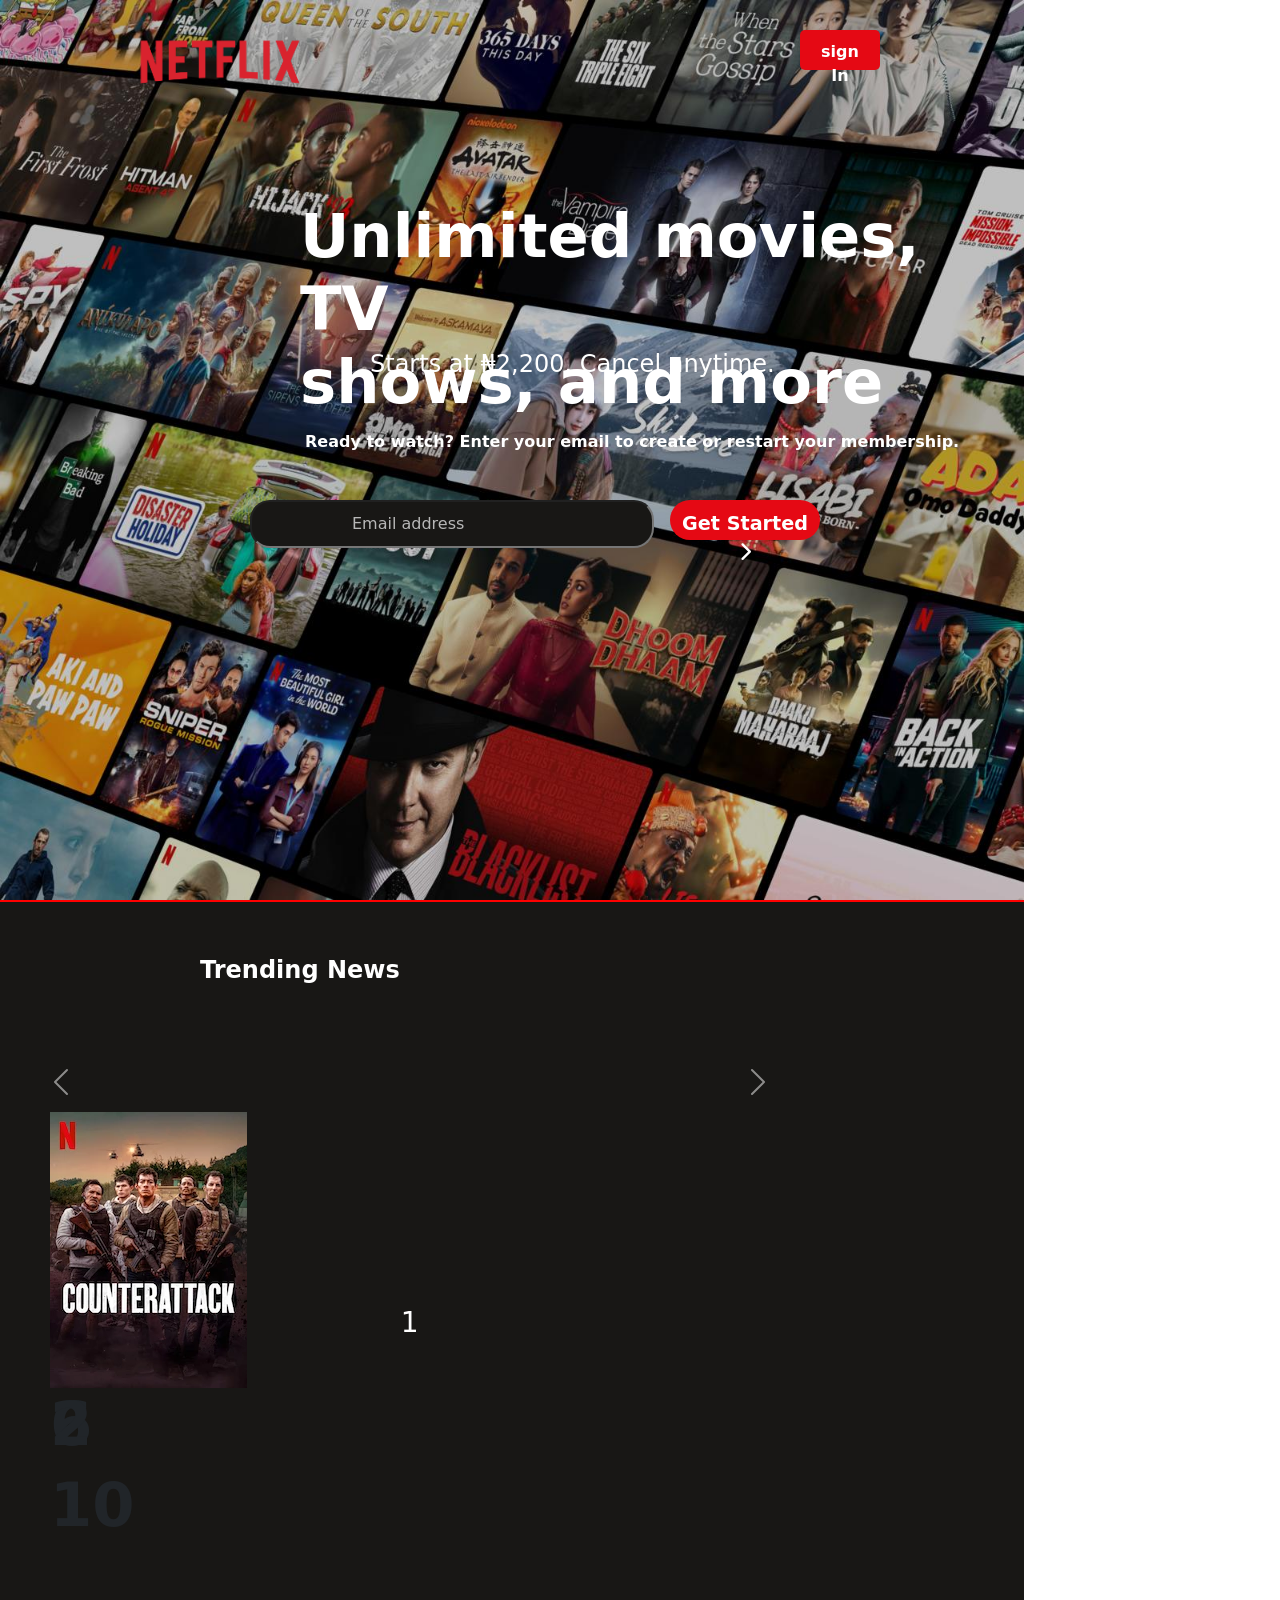
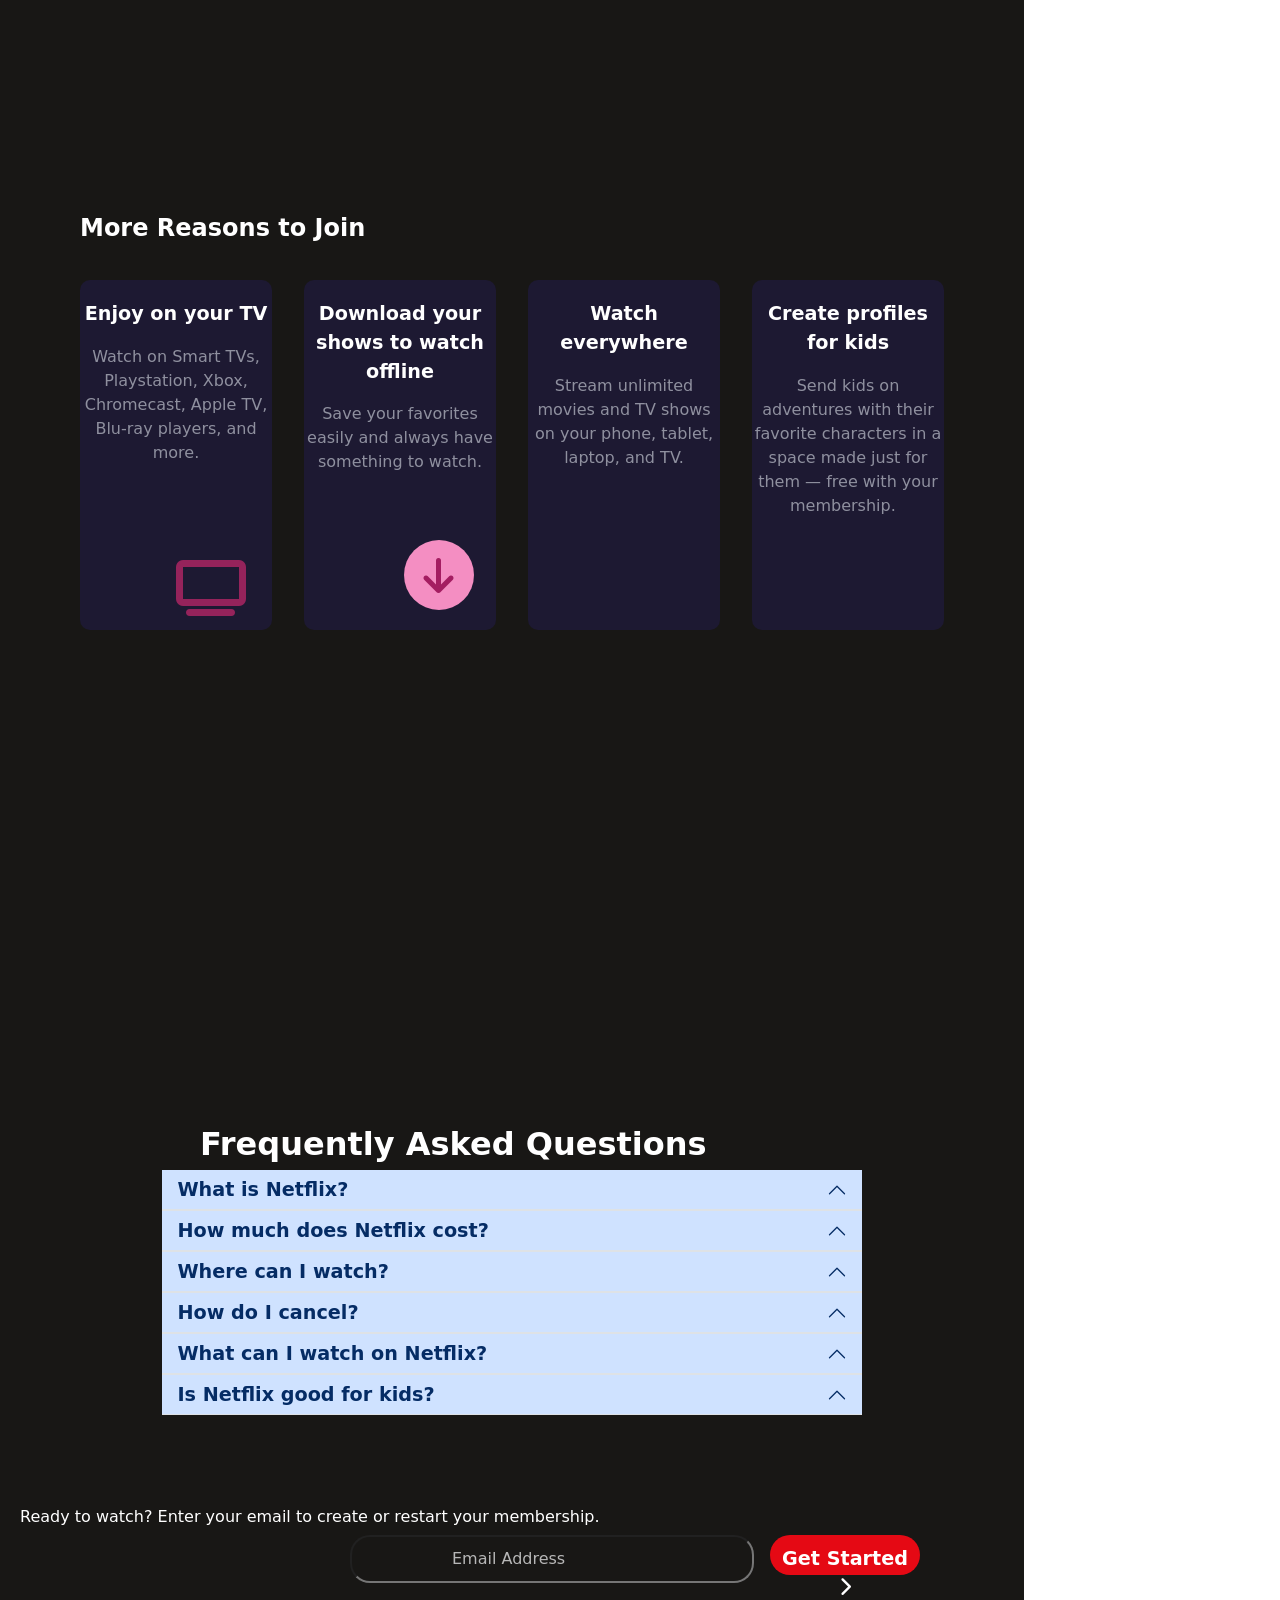
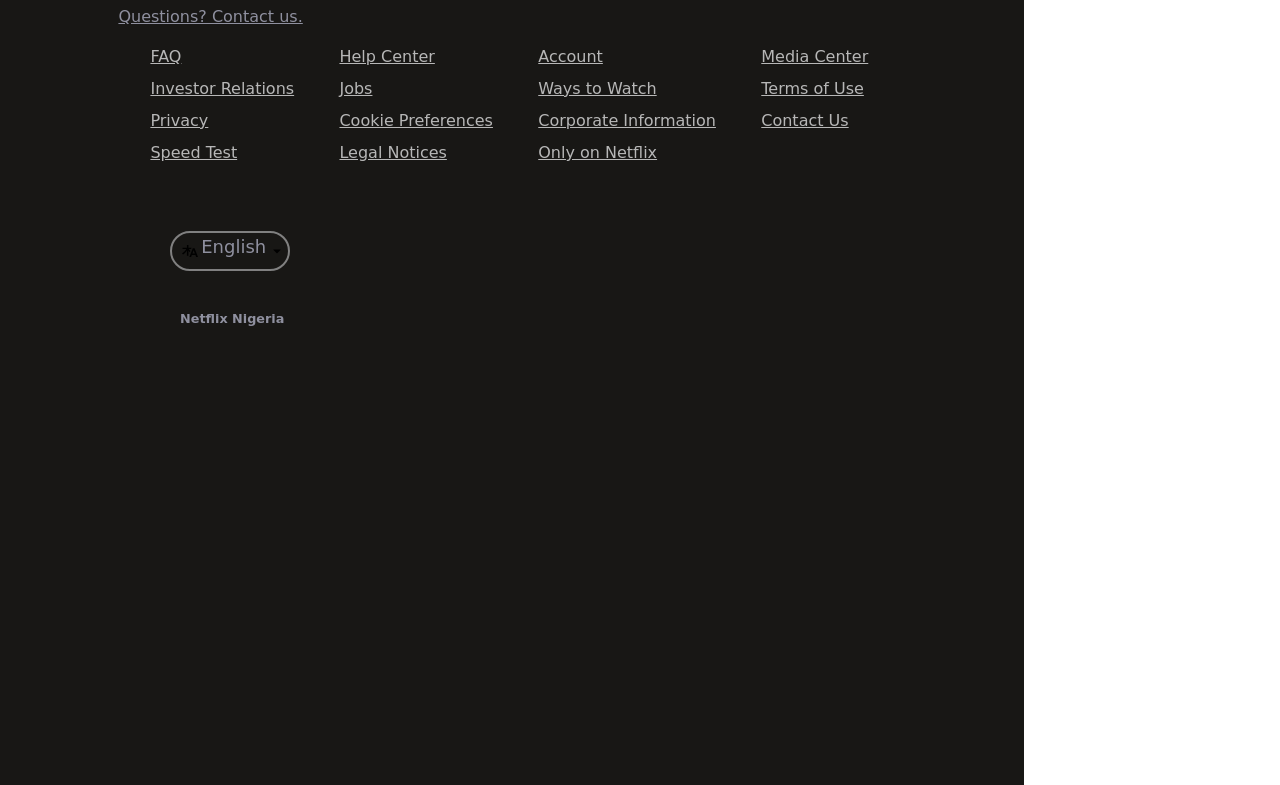
<file: index.html>
<!DOCTYPE html>
<html lang="en">

<head>
  <meta charset="UTF-8">
  <meta name="viewport" content="width=device-width, initial-scale=1.0">
  <title>Document</title>
  <link href="https://cdn.jsdelivr.net/npm/bootstrap@5.3.3/dist/css/bootstrap.min.css" rel="stylesheet"
    integrity="sha384-QWTKZyjpPEjISv5WaRU9OFeRpok6YctnYmDr5pNlyT2bRjXh0JMhjY6hW+ALEwIH" crossorigin="anonymous">
    <link rel="stylesheet" href="./styles.css">
    <link rel="stylesheet" href="https://cdnjs.cloudflare.com/ajax/libs/font-awesome/6.7.2/css/all.min.css"
    integrity="sha512-Evv84Mr4kqVGRNSgIGL/F/aIDqQb7xQ2vcrdIwxfjThSH8CSR7PBEakCr51Ck+w+/U6swU2Im1vVX0SVk9ABhg=="
    crossorigin="anonymous" referrerpolicy="no-referrer" />
    
</head>
<body>
  <div class="hero-page">
    <nav>
      <div class="logo">
        <img src="./images/Netflix_Logo_PMS.png" alt="" width="200px">
      </div>
      <div>
        <button class="signin"><a href="">sign In</a></button>
      </div>
    </nav>
    <div>

    </div>

    <div class="hero-text">
      <h2>Unlimited movies, TV <br> shows, and more</h2>
      <br>
      <h4><strong>Starts at ₦2,200. Cancel anytime.</strong></h4>
      <br><br>
      <span><b>Ready to watch? Enter your email to create or restart your membership.</b></span>
    </div>
    <div class="email-sect">
      <div><input type="text" placeholder="Email address"></div>
      <div><button class="Get"><a href="">Get Started <i class="fa-solid fa-chevron-right"></i></i></a></button>
      </div>
    </div>


  </div>
  <section class="hero-sect">
    <div class="sect-text">
      <p> Trending News</p>
    </div>

    <div id="carouselExample" class="carousel slide films">
      <div class="carousel-inner">
        <div class="carousel-item active">
          <img src="./images/Ada omo daddy.webp" class="d-block"
            alt="">
          <div class="carousel-caption">
            <h3>1</h3>
          </div>

        </div>
        <div class="carousel-item active">
          <img src="./images/counter attack.webp" class="d-block"
            alt="">
          <div class="carousel-caption"></div>
          <h2>2</h2>
        </div>
        <div class="carousel-item">
          <img src="./images/demon city.webp" class="d-block"
            alt="...">
            <div class="carousel-caption"></div>
          <h2>3</h2>
        </div>
        <div class="carousel-item">
          <img src="./images/seven door.webp" class="d-block"
            alt="">
            <div class="carousel-caption"></div>
          <h2>4</h2>
        </div>
        <div class="carousel-item">
          <img src="./images/the night agent.webp" class="d-block"
            alt="">
            <div class="carousel-caption"></div>
          <h2>5</h2>
        </div>
        <div>
          <img src="./images/back in action.webp" class="d-block"
            alt="">
            <div class="carousel-caption"></div>
          <h2>6</h2>
        </div>
        <div class="carousel-item">
          <img src="./images/beauty in black.webp" class="d-block"
            alt="">
            <div class="carousel-caption"></div>
          <h2>7</h2>
        </div>
        <div class="carousel-item">
          <img src="./images/prision break.webp" class="d-block"
            alt="">
            <div class="carousel-caption"></div>
          <h2>8</h2>
        </div>
        <div class="carousel-item">
          <img src="./images/sqad game.webp" class="d-block"
            alt="">
            <div class="carousel-caption"></div>
          <h2>9</h2>
        </div>
        <div class="carousel-item">
          <img src="./images/maharaaj.webp" class="d-block" alt="">
        </div>
        <div class="carousel-caption"></div>
          <h2>10</h2>
      </div>
      <button class="carousel-control-prev" type="button" data-bs-target="#carouselExample" data-bs-slide="prev">
        <span class="carousel-control-prev-icon" aria-hidden="true"></span>
        <span class="visually-hidden">Previous</span>
      </button>
      <button class="carousel-control-next" type="button" data-bs-target="#carouselExample" data-bs-slide="next">
        <span class="carousel-control-next-icon" aria-hidden="true"></span>
        <span class="visually-hidden">Next</span>
      </button>
    </div>
  </section>
  <section class="hero-info">
    <div class="hero">
      <div class="box-head">
        <p>More Reasons to Join</p>
      </div>

      <div class="box">
        <div class="cards card1">
          <p>Enjoy on your TV</p>
          <span>Watch on Smart TVs, Playstation, Xbox, Chromecast, Apple TV, Blu-ray players, and more.</span>
          <div>
            <i class="fa-solid fa-tv"></i>
          </div>
        </div>
        <div class="cards card2">
          <p>Download your shows to watch offline</p>
          <span>Save your favorites easily and always have something to watch.</span>
          <div class="contain">
            <i class="fa-solid fa-arrow-down"></i>
          </div>
        </div>
        <div class="cards card3">
          <p>Watch everywhere</p>
          <span>Stream unlimited movies and TV shows on your phone, tablet, laptop, and TV.</span>
        </div>
        <div class="cards card4">
          <p>Create profiles for kids</p>
          <span>Send kids on adventures with their favorite characters in a space made just for them — free with your
            membership.</span>
          <i class="fa-solid fa-message-smile"></i>

          <i class="fa-solid fa-message-smile"></i>
        </div>
      </div>
    </div>


    </div>
  </section>
  <section class="faq-sect">
    <div class="faq-text">
      <p>Frequently Asked Questions</p>
    </div>
    <div class="accordion accordion-flush" id="accordionFlushExample">
      <div class="accordion-item">
        <h2 class="accordion-header">
          <button class="accordion-button" type="button" data-bs-toggle="collapse" data-bs-target="#flush-collapseOne"
            aria-expanded="false" aria-controls="flush-collapseOne">
            What is Netflix?
          </button>
        </h2>
        <div id="flush-collapseOne" class="accordion-collapse collapse" data-bs-parent="#accordionFlushExample">
          <div class="accordion-body">
            Netflix is a streaming service that offers a wide variety of award-winning TV shows, movies, anime,
            documentaries, and more on thousands of internet-connected devices.

            You can watch as much as you want, whenever you want without a single commercial – all for one low monthly
            price. There's always something new to discover and new TV shows and movies are added every week!
          </div>
        </div>
      </div>
      <div class="accordion-item">
        <h2 class="accordion-header">
          <button class="accordion-button" type="button" data-bs-toggle="collapse" data-bs-target="#flush-collapseTwo"
            aria-expanded="false" aria-controls="flush-collapseTwo">
            How much does Netflix cost?
          </button>
        </h2>
        <div id="flush-collapseTwo" class="accordion-collapse collapse" data-bs-parent="#accordionFlushExample">
          <div class="accordion-body">
            Watch Netflix on your smartphone, tablet, Smart TV, laptop, or streaming device, all for one fixed monthly
            fee. Plans range from ₦2,200 to ₦7,000 a month. No extra costs, no contracts
          </div>
        </div>
      </div>
      <div class="accordion-item">
        <h2 class="accordion-header">
          <button class="accordion-button" type="button" data-bs-toggle="collapse" data-bs-target="#flush-collapseThree"
            aria-expanded="false" aria-controls="flush-collapseThree">
            Where can I watch?
          </button>
        </h2>
        <div id="flush-collapseThree" class="accordion-collapse collapse" data-bs-parent="#accordionFlushExample">
          <div class="accordion-body">
            Watch anywhere, anytime. Sign in with your Netflix account to watch instantly on the web at netflix.com from
            your personal computer or on any internet-connected device that offers the Netflix app, including smart TVs,
            smartphones, tablets, streaming media players and game consoles.

            You can also download your favorite shows with the iOS or Android app. Use downloads to watch while you're
            on the go and without an internet connection. Take Netflix with you anywhere.
          </div>
        </div>
      </div>
      <div class="accordion-item">
        <h2 class="accordion-header">
          <button class="accordion-button" type="button" data-bs-toggle="collapse" data-bs-target="#flush-collapseFour"
            aria-expanded="false" aria-controls="flush-collapseFour">
            How do I cancel?
          </button>
        </h2>
        <div id="flush-collapseFour" class="accordion-collapse collapse" data-bs-parent="#accordionFlushExample">
          <div class="accordion-body">
            Netflix is flexible. There are no pesky contracts and no commitments. You can easily cancel your account
            online in two clicks. There are no cancellation fees – start or stop your account anytime.
          </div>
        </div>
      </div>
      <div class="accordion-item">
        <h2 class="accordion-header">
          <button class="accordion-button" type="button" data-bs-toggle="collapse" data-bs-target="#flush-collapseFive"
            aria-expanded="false" aria-controls="flush-collapseFive">
            What can I watch on Netflix?
          </button>
        </h2>
        <div id="flush-collapseFive" class="accordion-collapse collapse" data-bs-parent="#accordionFlushExample">
          <div class="accordion-body">
            Netflix has an extensive library of feature films, documentaries, TV shows, anime, award-winning Netflix
            originals, and more. Watch as much as you want, anytime you want.
          </div>
        </div>
      </div>
      <div class="accordion-item">
        <h2 class="accordion-header">
          <button class="accordion-button" type="button" data-bs-toggle="collapse" data-bs-target="#flush-collapseSix"
            aria-expanded="false" aria-controls="flush-collapseSiX">
            Is Netflix good for kids?
          </button>
        </h2>
        <div id="flush-collapseSiX" class="accordion-collapse collapse"   data-bs-parent="#accordionFlushExample">
          <div class="accordion-body">
            The Netflix Kids experience is included in your membership to give parents control while kids enjoy
            family-friendly TV shows and movies in their own space.

            Kids profiles come with PIN-protected parental controls that let you restrict the maturity rating of content
            kids can watch and block specific titles you don’t want kids to see.
          </div>
        </div>
      </div>
    </div>




  </section>
  <footer>
    <div class="foot-text">
      <p>Ready to watch? Enter your email to create or restart your membership.</p>
    </div>
    <div class="foot-box">
      <div><input type="text" placeholder="Email Address"></div>
      <div><button class="Get"><a href="">Get Started<i class="fa-solid fa-chevron-right"></i></a></button></div>
    </div>
    <div class="ques">
      <div>
        <p><a href="">Questions? Contact us.</a></p>
      </div>
      <div>
        <ul>
          <li><a href="">FAQ</a></li>
          <li><a href="">Help Center</a></li>
          <li><a href="">Account</a></li>
          <li><a href="">Media Center</a></li>
          <li><a href="">Investor Relations</a></li>
          <li><a href="">Jobs</a></li>
          <li><a href="">Ways to Watch</a></li>
          <li><a href="">Terms of Use</a></li>
          <li><a href="">Privacy</a></li>
          <li><a href="">Cookie Preferences</a></li>
          <li><a href="">Corporate Information</a></li>
          <li><a href="">Contact Us</a></li>
          <li><a href="">Speed Test</a></li>
          <li><a href="">Legal Notices</a></li>
          <li><a href="">Only on Netflix</a></li>
        </ul>
      </div>
    </div>
    <div class="lang">
      <div class="lang-logo">
        <img src="./Netflix Nigeria - Watch TV Shows Online, Watch Movies Online/A+sign.svg" alt="">
        <div>
          <h1>English</h1>
        </div>
        <img src="./arrow down.svg" alt="" class="arrow">
      </div>
      <div>
        <h4>Netflix Nigeria</h4>
      </div>

    </div>


  </footer>



</body>
<script src="https://cdn.jsdelivr.net/npm/bootstrap@5.3.3/dist/js/bootstrap.bundle.min.js"
  integrity="sha384-YvpcrYf0tY3lHB60NNkmXc5s9fDVZLESaAA55NDzOxhy9GkcIdslK1eN7N6jIeHz" crossorigin="anonymous"></script>

</html>
</file>
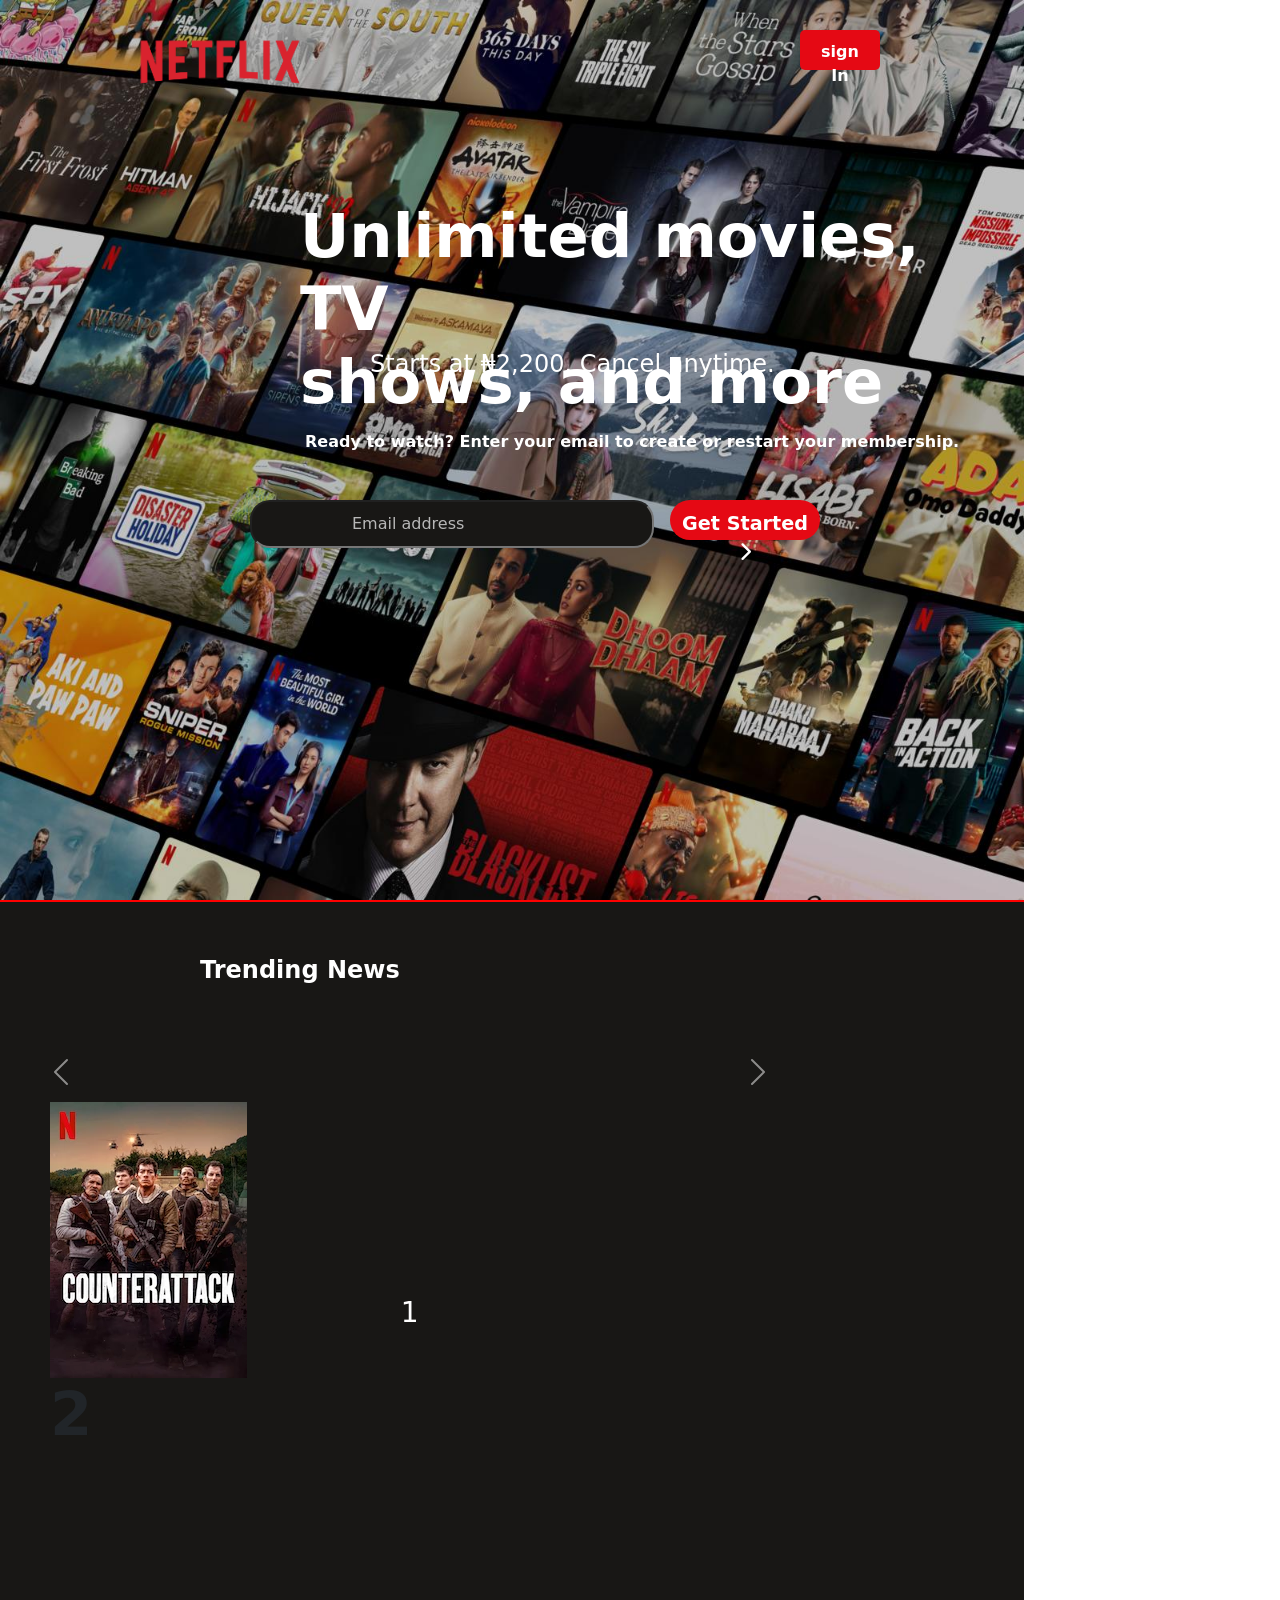
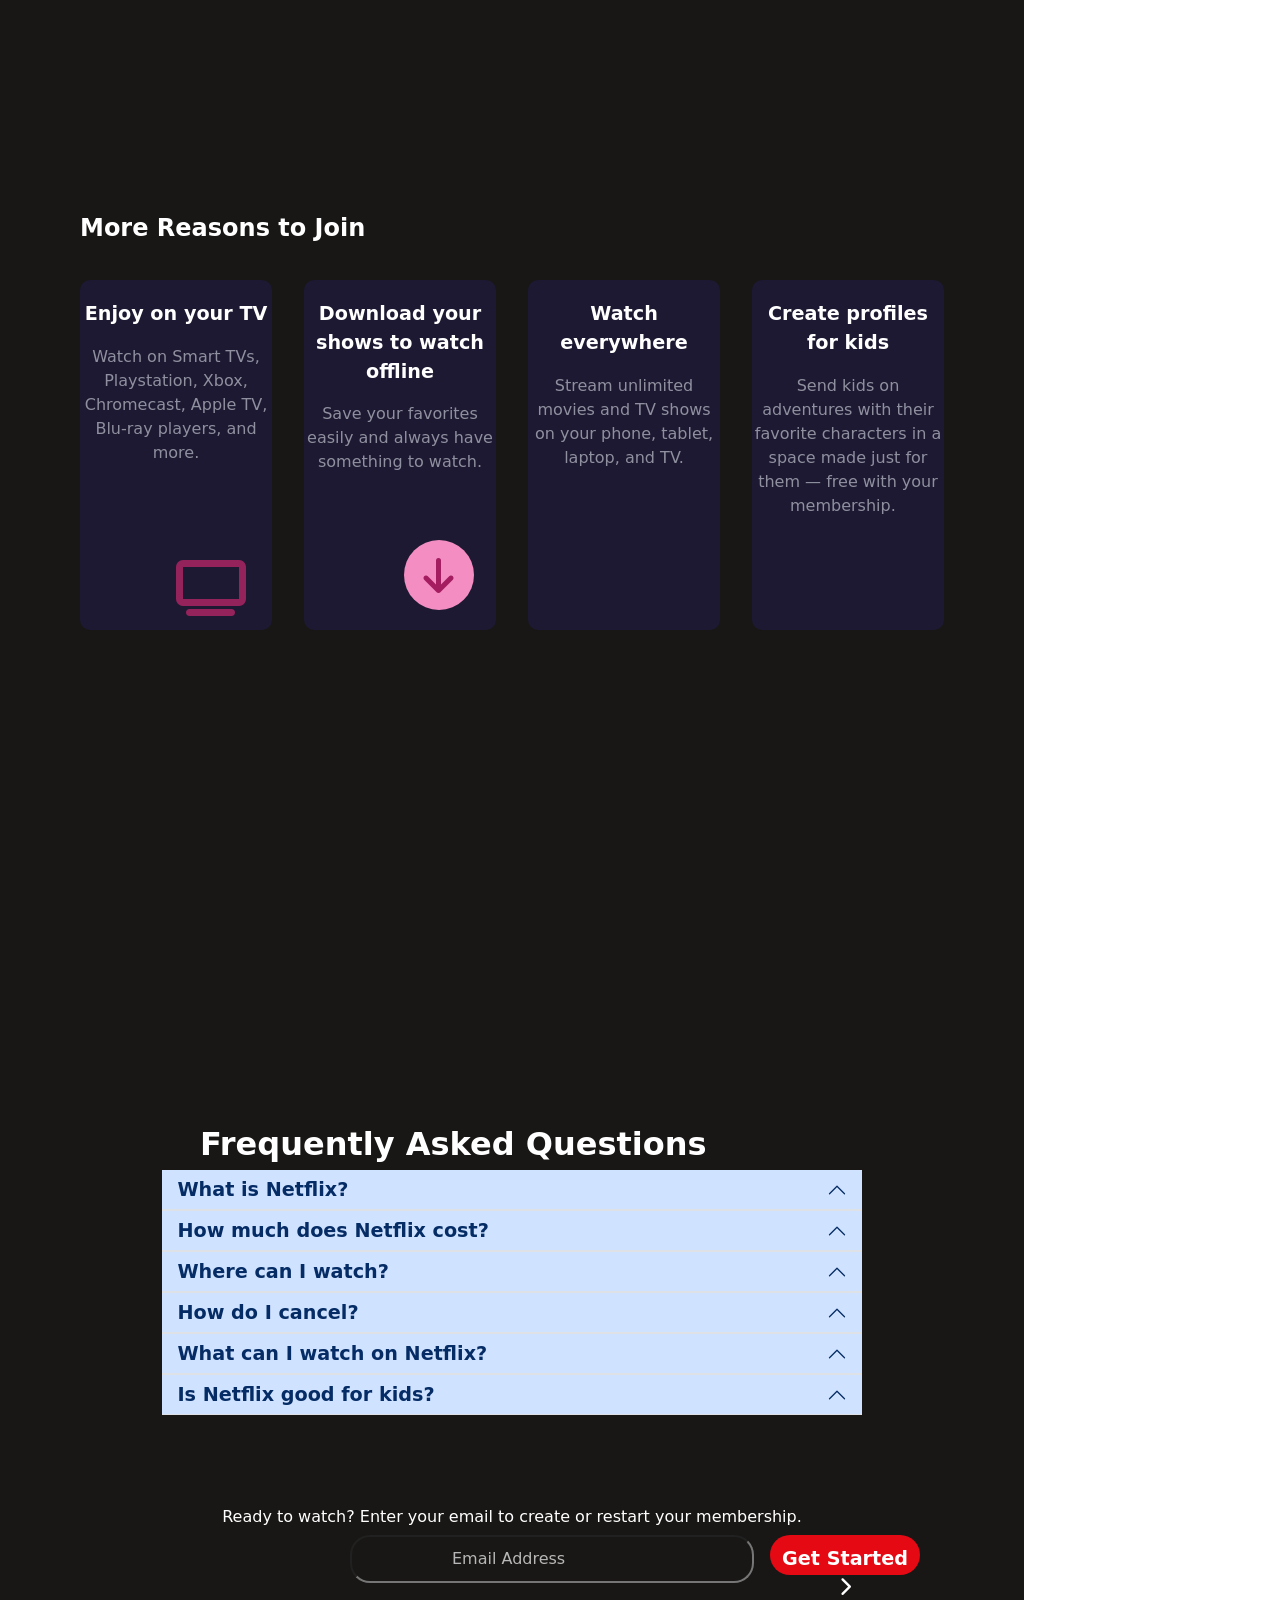
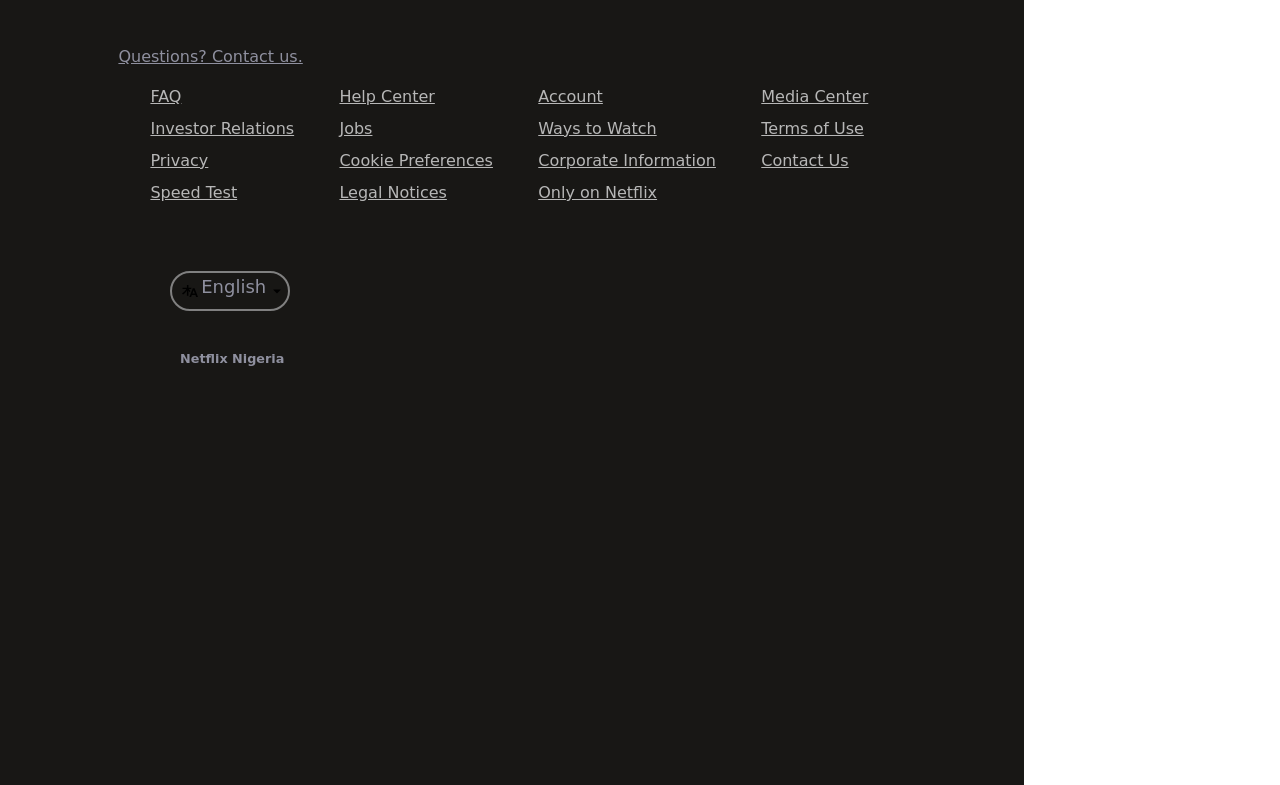
<file: netflix.html>
<!DOCTYPE html>
<html lang="en">

<head>
  <meta charset="UTF-8">
  <meta name="viewport" content="width=device-width, initial-scale=1.0">
  <title>Document</title>
  <link href="https://cdn.jsdelivr.net/npm/bootstrap@5.3.3/dist/css/bootstrap.min.css" rel="stylesheet"
    integrity="sha384-QWTKZyjpPEjISv5WaRU9OFeRpok6YctnYmDr5pNlyT2bRjXh0JMhjY6hW+ALEwIH" crossorigin="anonymous">
  <link rel="stylesheet" href="https://cdnjs.cloudflare.com/ajax/libs/font-awesome/6.7.2/css/all.min.css"
    integrity="sha512-Evv84Mr4kqVGRNSgIGL/F/aIDqQb7xQ2vcrdIwxfjThSH8CSR7PBEakCr51Ck+w+/U6swU2Im1vVX0SVk9ABhg=="
    crossorigin="anonymous" referrerpolicy="no-referrer" />
  <link rel="stylesheet" href="./netflix.css">
</head>

<body>
  <div class="hero-page">
    <nav>
      <div class="logo">
        <img src="./Netflix_Logo_PMS.png" alt="" width="200px">
      </div>
      <div>
        <button class="signin"><a href="">sign In</a></button>
      </div>
    </nav>
    <div>

    </div>

    <div class="hero-text">
      <h2>Unlimited movies, TV <br> shows, and more</h2>
      <br>
      <h4><strong>Starts at ₦2,200. Cancel anytime.</strong></h4>
      <br><br>
      <span><b>Ready to watch? Enter your email to create or restart your membership.</b></span>
    </div>
    <div class="email-sect">
      <div><input type="text" placeholder="Email address"></div>
      <div><button class="Get"><a href="">Get Started <i class="fa-solid fa-chevron-right"></i></i></a></button>
      </div>
    </div>


  </div>
  <section class="hero-sect">
    <div class="sect-text">
      <p> Trending News</p>
    </div>

    <div id="carouselExample" class="carousel slide films">
      <div class="carousel-inner">
        <div class="carousel-item active">
          <img src="./Netflix Nigeria - Watch TV Shows Online, Watch Movies Online/Ada omo daddy.webp" class="d-flex"
            alt="1">
          <div class="carousel-caption">
            <h3>1</h3>
          </div>

        </div>
        <div class="carousel-item active">
          <img src="./Netflix Nigeria - Watch TV Shows Online, Watch Movies Online/counter attack.webp" class="d-flex"
            alt="2">
          <div class="carousel-caption"></div>
          <h2>2</h2>
        </div>
        <div class="carousel-item">
          <img src="./Netflix Nigeria - Watch TV Shows Online, Watch Movies Online/demon city.webp" class="d-flex"
            alt="...">
        </div>
        <div class="carousel-item">
          <img src="./Netflix Nigeria - Watch TV Shows Online, Watch Movies Online/seven door.webp" class="d-flex"
            alt="">
        </div>
        <div class="carousel-item">
          <img src="./Netflix Nigeria - Watch TV Shows Online, Watch Movies Online/the night agent.webp" class="d-flex"
            alt="">
        </div>
        <div>
          <img src="./Netflix Nigeria - Watch TV Shows Online, Watch Movies Online/back in action.webp" class="d-flex"
            alt="">
        </div>
        <div class="carousel-item">
          <img src="./Netflix Nigeria - Watch TV Shows Online, Watch Movies Online/beauty in black.webp" class="d-flex"
            alt="">
        </div>
        <div class="carousel-item">
          <img src="./Netflix Nigeria - Watch TV Shows Online, Watch Movies Online/prision break.webp" class="d-flex"
            alt="">
        </div>
        <div class="carousel-item">
          <img src="./Netflix Nigeria - Watch TV Shows Online, Watch Movies Online/sqad game.webp" class="d-flex"
            alt="">
        </div>
        <div class="carousel-item">
          <img src="./Netflix Nigeria - Watch TV Shows Online, Watch Movies Online/maharaaj.webp" class="d-flex" alt="">
        </div>
      </div>
      <button class="carousel-control-prev" type="button" data-bs-target="#carouselExample" data-bs-slide="prev">
        <span class="carousel-control-prev-icon" aria-hidden="true"></span>
        <span class="visually-hidden">Previous</span>
      </button>
      <button class="carousel-control-next" type="button" data-bs-target="#carouselExample" data-bs-slide="next">
        <span class="carousel-control-next-icon" aria-hidden="true"></span>
        <span class="visually-hidden">Next</span>
      </button>
    </div>
  </section>
  <section class="hero-info">
    <div class="hero">
      <div class="box-head">
        <p>More Reasons to Join</p>
      </div>

      <div class="box">
        <div class="cards card1">
          <p>Enjoy on your TV</p>
          <span>Watch on Smart TVs, Playstation, Xbox, Chromecast, Apple TV, Blu-ray players, and more.</span>
          <div>
            <i class="fa-solid fa-tv"></i>
          </div>
        </div>
        <div class="cards card2">
          <p>Download your shows to watch offline</p>
          <span>Save your favorites easily and always have something to watch.</span>
          <div class="contain">
            <i class="fa-solid fa-arrow-down"></i>
          </div>
        </div>
        <div class="cards card3">
          <p>Watch everywhere</p>
          <span>Stream unlimited movies and TV shows on your phone, tablet, laptop, and TV.</span>
        </div>
        <div class="cards card4">
          <p>Create profiles for kids</p>
          <span>Send kids on adventures with their favorite characters in a space made just for them — free with your
            membership.</span>
          <i class="fa-solid fa-message-smile"></i>

          <i class="fa-solid fa-message-smile"></i>
        </div>
      </div>
    </div>


    </div>
  </section>
  <section class="faq-sect">
    <div class="faq-text">
      <p>Frequently Asked Questions</p>
    </div>
    <div class="accordion accordion-flush" id="accordionFlushExample">
      <div class="accordion-item">
        <h2 class="accordion-header">
          <button class="accordion-button" type="button" data-bs-toggle="collapse" data-bs-target="#flush-collapseOne"
            aria-expanded="false" aria-controls="flush-collapseOne">
            What is Netflix?
          </button>
        </h2>
        <div id="flush-collapseOne" class="accordion-collapse collapse" data-bs-parent="#accordionFlushExample">
          <div class="accordion-body">
            Netflix is a streaming service that offers a wide variety of award-winning TV shows, movies, anime,
            documentaries, and more on thousands of internet-connected devices.

            You can watch as much as you want, whenever you want without a single commercial – all for one low monthly
            price. There's always something new to discover and new TV shows and movies are added every week!
          </div>
        </div>
      </div>
      <div class="accordion-item">
        <h2 class="accordion-header">
          <button class="accordion-button" type="button" data-bs-toggle="collapse" data-bs-target="#flush-collapseTwo"
            aria-expanded="false" aria-controls="flush-collapseTwo">
            How much does Netflix cost?
          </button>
        </h2>
        <div id="flush-collapseTwo" class="accordion-collapse collapse" data-bs-parent="#accordionFlushExample">
          <div class="accordion-body">
            Watch Netflix on your smartphone, tablet, Smart TV, laptop, or streaming device, all for one fixed monthly
            fee. Plans range from ₦2,200 to ₦7,000 a month. No extra costs, no contracts
          </div>
        </div>
      </div>
      <div class="accordion-item">
        <h2 class="accordion-header">
          <button class="accordion-button" type="button" data-bs-toggle="collapse" data-bs-target="#flush-collapseThree"
            aria-expanded="false" aria-controls="flush-collapseThree">
            Where can I watch?
          </button>
        </h2>
        <div id="flush-collapseThree" class="accordion-collapse collapse" data-bs-parent="#accordionFlushExample">
          <div class="accordion-body">
            Watch anywhere, anytime. Sign in with your Netflix account to watch instantly on the web at netflix.com from
            your personal computer or on any internet-connected device that offers the Netflix app, including smart TVs,
            smartphones, tablets, streaming media players and game consoles.

            You can also download your favorite shows with the iOS or Android app. Use downloads to watch while you're
            on the go and without an internet connection. Take Netflix with you anywhere.
          </div>
        </div>
      </div>
      <div class="accordion-item">
        <h2 class="accordion-header">
          <button class="accordion-button" type="button" data-bs-toggle="collapse" data-bs-target="#flush-collapseFour"
            aria-expanded="false" aria-controls="flush-collapseFour">
            How do I cancel?
          </button>
        </h2>
        <div id="flush-collapseFour" class="accordion-collapse collapse" data-bs-parent="#accordionFlushExample">
          <div class="accordion-body">
            Netflix is flexible. There are no pesky contracts and no commitments. You can easily cancel your account
            online in two clicks. There are no cancellation fees – start or stop your account anytime.
          </div>
        </div>
      </div>
      <div class="accordion-item">
        <h2 class="accordion-header">
          <button class="accordion-button" type="button" data-bs-toggle="collapse" data-bs-target="#flush-collapseFive"
            aria-expanded="false" aria-controls="flush-collapseFive">
            What can I watch on Netflix?
          </button>
        </h2>
        <div id="flush-collapseFive" class="accordion-collapse collapse" data-bs-parent="#accordionFlushExample">
          <div class="accordion-body">
            Netflix has an extensive library of feature films, documentaries, TV shows, anime, award-winning Netflix
            originals, and more. Watch as much as you want, anytime you want.
          </div>
        </div>
      </div>
      <div class="accordion-item">
        <h2 class="accordion-header">
          <button class="accordion-button" type="button" data-bs-toggle="collapse" data-bs-target="#flush-collapseSix"
            aria-expanded="false" aria-controls="flush-collapseSiX">
            Is Netflix good for kids?
          </button>
        </h2>
        <div id="flush-collapseSiX" class="accordion-collapse collapse"   data-bs-parent="#accordionFlushExample">
          <div class="accordion-body">
            The Netflix Kids experience is included in your membership to give parents control while kids enjoy
            family-friendly TV shows and movies in their own space.

            Kids profiles come with PIN-protected parental controls that let you restrict the maturity rating of content
            kids can watch and block specific titles you don’t want kids to see.
          </div>
        </div>
      </div>
    </div>




  </section>
  <footer>
    <div class="foot-text">
      <p>Ready to watch? Enter your email to create or restart your membership.</p>
    </div>
    <div class="foot-box">
      <div><input type="text" placeholder="Email Address"></div>
      <div><button class="Get"><a href="">Get Started<i class="fa-solid fa-chevron-right"></i></a></button></div>
    </div>
    <div class="ques">
      <div>
        <p><a href="">Questions? Contact us.</a></p>
      </div>
      <div>
        <ul>
          <li><a href="">FAQ</a></li>
          <li><a href="">Help Center</a></li>
          <li><a href="">Account</a></li>
          <li><a href="">Media Center</a></li>
          <li><a href="">Investor Relations</a></li>
          <li><a href="">Jobs</a></li>
          <li><a href="">Ways to Watch</a></li>
          <li><a href="">Terms of Use</a></li>
          <li><a href="">Privacy</a></li>
          <li><a href="">Cookie Preferences</a></li>
          <li><a href="">Corporate Information</a></li>
          <li><a href="">Contact Us</a></li>
          <li><a href="">Speed Test</a></li>
          <li><a href="">Legal Notices</a></li>
          <li><a href="">Only on Netflix</a></li>
        </ul>
      </div>
    </div>
    <div class="lang">
      <div class="lang-logo">
        <img src="./Netflix Nigeria - Watch TV Shows Online, Watch Movies Online/A+sign.svg" alt="">
        <div>
          <h1>English</h1>
        </div>
        <img src="./arrow down.svg" alt="" class="arrow">
      </div>
      <div>
        <h4>Netflix Nigeria</h4>
      </div>

    </div>


  </footer>



</body>
<script src="https://cdn.jsdelivr.net/npm/bootstrap@5.3.3/dist/js/bootstrap.bundle.min.js"
  integrity="sha384-YvpcrYf0tY3lHB60NNkmXc5s9fDVZLESaAA55NDzOxhy9GkcIdslK1eN7N6jIeHz" crossorigin="anonymous"></script>

</html>
</file>
<file: styles.css>
*{
    margin: 0;
    padding: 0;
    box-sizing: border-box;
}
body{
    width: 100%;
}
.hero-page{
    background-image:url(./images/background\ image.jpg);
    background-repeat: no-repeat;
    background-size: cover;
    height: 100vh;
    width: 100%;
    position: relative;
    padding: 10px;

 

}

.logo{
    position: absolute;
    top: 20px;
    left: 120px;
    
}   
button{
    width: 80px;
    height: 40px;
    border-radius: 5px;
    background-color: #E50914;
    border: none;
    position: absolute;
    padding: 10px;
   
}
nav button{
    position: absolute;
    top: 30px;
    left: 1150px;

}
.signin a{
    text-decoration: none;
    color: white;
    font-size: 1rem;
    font-weight: 600;
    

}
.hero-text{
    color: white;
    position: absolute;
    top: 200px;
    left: 400px;
}
h2{
    font-size: 3.8rem;
    font-weight: 900;
}
.hero-text h4{
    font-size: 1.5rem;
    font-weight: 200;
    position: absolute;
    left: 70px;
    top: 150px;
}
.hero-text span{
    position: absolute;
    left: 5px;
    top: 230px;
    font-size: 1rem;
    font-weight: 400;
}
.email-sect{
    position: absolute;
    top: 500px;
    left: 350px;
    display: flex;
    gap: 1em;
    
}
input{
    padding: 10px 100px;
    border-radius: 20px;
    /* border: thin solid gray; */
    background-color: #181715;
    /* text-align: left; */
    
}
 .Get{
    width: 150px;
    border-radius: 20px;

}
.Get a{
    text-decoration: none;
    color: white;
    font-size: 1.2rem;
    font-weight: 600;
}
.fa-chevron-right{
    color: white;
    
}
::placeholder{
    color:#B7B7B7;
    text-align: left;
    
}
.hero-sect{
      /* border: 2px solid red; */
      background-color: #181715;
      /* border-top-left-radius: 50px; */
      border-top: 2px solid red;
      position: relative;
      height: 100vh;
}
.sect-text{
    margin-top: 50px;
    color: white;
    font-size: 1.5rem;
    font-weight: 600;
    position: absolute;
    left: 200px;  
        
}
.films{
    margin-top: 150px;
    width: 80%;
    padding: 50px; 
    position: absolute;  
    top: 10px;
    
    
}
.carousel-caption h2{
    position: absolute;
    top: 10px;
    left: 200px; 

}
.hero-info{
    padding: 20px;
    background-color: #181715;
    position: relative;
    height: 100vh;
    /* border: 2px solid blue; */
    
}
hero{
    width: 80%;
}
.box-head{
    left: 80px;
    position: absolute;
    top: 10px;
    font-size: 1.5rem; 
    font-weight: 600;
    color: #FFFFFF;
}
.box{
    display: flex;
    justify-content: space-around;
    align-items: center;
    padding: 50px 60px;
    gap: 2em;

   
    
}
.cards{
    width: 450px;
    height: 350px;
    /* border: thin solid blue; */
    border-radius: 10px;
    text-align: center;
    margin-top: 10px;
    background-color: #1D1932;
    position: relative;
    
}
.cards p{
    margin-top: 20px;
    font-size: 1.2rem;
    font-weight: 600;
    color: #FFFFFF;
}
.cards span{
    color:#8F909F ;
    font-size: 1rem;
    font-weight: 400;
    margin-top: 50px;
}
.fa-tv{
    font-size: 3.5rem;
    top: 280px;
    position: absolute;
    color:#95235B ;
 
    
}.fa-arrow-down{
    position: absolute;
    top: 15px;
    font-size: 2.5rem;
    left: 20px;
    color: #A41D61;
}
.contain{
    width: 70px;
    height: 70px;
    border-radius: 50%;
    background-color: #F0F0F8;
    position: absolute;
    top: 260px;
    left: 150px;
    background-color: #F48EC2;
    
}
.faq-sect{
    background-color: #181715;
    padding: 50px;
    position: relative;
    /* border: 2px solid red; */

}
.faq-text{
    font-size: 2rem;
    font-weight: 600;
    color: white;
    position: absolute;
    top: 20px;
    left: 200px;
    
/* .faq-head{
    background-color:#414141 ; */
}
footer{
    background-color: #181715;
    position: relative;
    /* border: 2px solid red; */
    height: 100vh;
    color: #8F909F;
    padding: 20px;
       
}
.ques p a{
    color: #8F909F;
}
.foot-text{
    color: white;
    font-size: 1rem;
    font-weight: 500;
    text-align: center;
    position: absolute;
}
.foot-box{
    display: flex;
    justify-content: center;
    gap: 1em;
    position: absolute;
    top: 50px;
    left: 350px;
}
.ques{
    position: relative;
    width: 80%;
    top: 100px;
    margin: auto;
}
ul{
    display: grid;
    grid-template-columns: auto auto auto auto;
    gap: 0.5em;
    list-style-type: none;
    
}
ul a{
    color:#B7B7B7 ;
}
footer .lang{
    position: relative;
    left: 150px;
    top: 150px;   
}
.lang-logo{
    display:flex;
    gap: 0.2em;
    align-items: center;
    width: 120px;
    height: 40px;
    border: 2px solid gray;
    padding: 10px ;
    border-radius: 20px;
    
    
}
.lang-logo h1{
    font-size: large;
    font-weight: 500;
}
.lang h4{
    position: absolute;
    top: 80px;
    left: 10px;
    font-size: 0.8rem;
    font-weight: 800;
}
.arrow{
    color: #FFFFFF;
}
.accordion{
  cursor: pointer;
  padding: 20px;
  width: 80%;
  margin: auto;
  text-align: left;

  
}
.accordion-collapse{
    background-color: #414141;
    color: white;
    padding: 10px;
    margin-bottom: 10px;
    font-size: 1rem;
    font-weight: 900;
        
}
.accordion-button{
    background-color:#414141;
    padding: 15px;
    color: #FFFFFF;
    font-size: 1.2rem;
    font-weight: 900;
    
 
    
}
.accordion-button:hover{
    background-color:#414141;
    color: #FFFFFF;
}
@media(max-width:1393px){
    .hero-page{
        width: 80%;
        
    }
    nav button{
        left: 800px;
        
    }
    .hero-sect{
        width: 80%;;
    }
    .hero-info{
        width: 80%;
    }
    .faq-sect{
        width: 80%;
    }
    footer{
        width: 80%;
    }
    .contain{
        left: 100px;
    }

}
@media(max-width:1306px){
    .hero-text{
        left:300px
    }
    .email-sect{
        left:250px
    
    }
}
@media(max-width:1172px){
    .contain{
        width:50px;
        height:50px;
        top: 280px;
    }
    .fa-arrow-down{
        font-size: 2rem;
        left:15px ;
        top: 7px;
    }
    .fa-tv{
        font-size: 3rem;
    }
    .foot-box{
        left:200px
    }
    
}
@media(max-width:1100px){
    nav button{
        left: 600px
    }
}
@media(max-width:1086px){
    .hero-text{
        left:200px
    }
    .email-sect{
        left: 150px;
    }
}
@media(max-width:1076px){
    .box{
        display: block;
        position: relative;
        
        
    
    }
    .cards{
        width: 700px;
        height: 150px;
        

    }
    .contain{
        z-index: 99;
        top: 90px;
        left: 600px;
    }
    .fa-tv{
        z-index: 99;
        top: 80px;
        left: 600px;
    }
}
 @media(max-width:1056px){
    .hero-text h2{
        font-size:3rem ;
        font-weight: 600;
    }
 }
 @media(max-width:980px){
    .cards{
        width: 500px;
    }
    .contain{
        left: 400px;
    }
    .fa-tv{
        left: 400px;
    }
 }
 @media(max-width:924px){
    .foot-box{
        left: 100px;
    }
 }
 @media(max-width:863px){
    .email-sect{
        left: 100px;
    }
    .hero-text{
        left: 200px;
       
    }
    .hero-text span{
        left:0.5px
    }
 }
 @media(max-width:850px){
    nav button{
        left:500px
    }
 }
 @media(max-width:828px){
    footer ul{
        display: block;
        grid-template-columns: auto auto;
    }
 }
 @media(max-width:811px){
    .hero-text h2{
        font-size: 2rem;
        font-weight: 400;
    }
    .email-sect{
        display: block;

    }
    .email-sect .Get{
        margin-top: 1.5em;
    }
    .foot-box{
        display: block;
        margin-bottom: 10px;
        
    }
    .foot-box .Get{
        margin-top: 1.5em;
        left: 200px;
    }
   
 }
 @media(max-width:733px){
    .cards{
        width: 380px;

    }
    .contain{
        left: 300px;
    }
    .fa-tv{
        left: 300px;
    }
    .faq-text{
        font-size: 1.5rem;
        font-weight: 400;
        left: 100px;
    }
 }
 @media(max-width:725px){
    .logo{
        width: 80px;
        left: 80px;
    }
    nav button{
        left: 400px;
    }
 }
 @media(max-width:624px){
    .foot-text{
        font-size: 0.8em;
        font-weight: 400;
        margin-bottom: 20px;
    }
 }
 @media(max-width:611px){
    .hero-text{
        left: 100px;
    }
    input{
        padding: 10px 50px;
    }
    .foot-box .Get{
        left: 100px;
    }
    nav button{
        left: 300px;

    }
    nav .logo img{
        width: 80px;
       
    }
    .logo{
        top: 50px;
    }
    button{
        width: 70px;
        height: 30px;
        padding: 5px;
        
    
    }
    .signin a{
        font-size: 0.8rem;
        font-weight: 400;
    }
    nav button{
        top:50px;
        left: 300;
    }
    .ques{
        top: 140px;
    }
 }
 @media(max-width:579px){
    .cards{
        text-align: center;
        width: 300px;
    }
    .contain{
        left: 250px;
    }
    .fa-tv{
        left: 250px;
    }
 }
 @media(max-width:553px){
    .foot-text p{
        font-weight: 300;

    }
    
 }
@media(max-width:528px){
    .foot-box{
        top:60px;

    }

}
 
 @media(max-width:486px){
    .hero-text h2{
        font-size: 1rem;
        font-weight: 200;
    }
    .hero-text h4{
        font-size: 1rem;
        font-weight: 200;
        top: 70px;
        left: 2px;
    }
    .hero-text span{
        font-size: 1rem;
        font-weight: 200;
        top: 150px;
        left: 2px;
    }
    footer ul{
        display:block;
       font-size: 1rem;
       font-weight: 200;
    }
    footer .lang-logo{
        top: 50px;
        left: 100px;
    }
    
}
@media(max-width:481px){
    input{
        padding: 10px 20px;
    }
    footer .foot-box{
        left: 50px;
        
    }
    .foot-text p{
        margin-bottom: 20px;
    }
    

}
  

 
 @media(max-width:478px){
    .cards{
        width: 250px;

    }
    .fa-tv{
        left: 200px;
    }
    .contain{
        left: 200px;
    }
 }
 @media(max-width:464px){
    nav button{
        left: 250px;
    }
    input{
        padding: 10px 20px;
    }
    .foot-box .Get{
        left: 50px; ;
    }
    .faq-text{
        font-size: 1rem;
        font-weight: 200;
        left: 80px;
    }
 }
 @media(max-width:444px){
    .sect-text{
        left: 100px;
    }
    .contain{
    
        visibility: hidden;
    }
    .fa-tv{
        visibility: hidden;
    }

 }
@media(max-width:415px){
    .cards{
        width: 200px;
    }
    
    .box-head{
        left: 50px;
        top: 10px;
        font-size: 1rem; 
        font-weight: 400;       
    }
    cards p{
        font-size: 1rem;
        font-weight: 500;
        
    }
    .cards span{
        font-size: 0.8rem;
        font-weight: 300;
    }
}
@media(max-width:400px){
    nav button{
        left: 200px;
    }
}
@media(max-width:392px){
    .email-sect{
        padding: 10px 10px;
        left: 20px;
        top: 430px;
    }
    .foot-box{
        left: 50px;
    }
    .lang-logo{
        width: 100px;
        height: 40px;
        padding: 10px;
        
                
    }
    footer .lang{
        left: 50px;
        top: 120px;

    }
    .lang h4{
        top: 50px;
        left: 5px;
        
    }
   
}
@media(max-width:350px){
    nav button{
        left:150px;
        top: 30px;
    }
    nav .logo img{
        width: 70px;
       
    }
    .logo{
        top: 30px;
        left: 50px;
    }
    button{
        width: 50px;
        height: 30px;
        padding: 5px;
        
    
    }
    .signin a{
        font-size: 0.8rem;
        font-weight: 400;
    }
    .email-sect{
        left: 20px;
        padding: 10px 5px;
    }
    .sect-text{
        left:50px;        
    }
    .cards{
        width: 150px;
    }
    .contain{
        display: none;
    }
    .fa-arrow-down{
        display: none;

    }
    .fa-tv{
        display: none;
    }
    .foot-box{
        left: 20px;
        
    }
    .input{
        padding: 5px 2px;
    }
    .foot-box{
        left: 10px;
    }
}
</file>
<file: netflix.css>
*{
    margin: 0;
    padding: 0;
    box-sizing: border-box;
}
.hero-page{
    background-image:url(./background\ image.jpg);
    background-repeat: no-repeat;
    background-size: cover;
    height: 100vh;
    width: 100%;
    position: relative;
    padding: 10px;

    

}

.logo{
    position: absolute;
    top: 20px;
    left: 120px;
    
}   
button{
    width: 80px;
    height: 40px;
    border-radius: 5px;
    background-color: #E50914;
    border: none;
    position: absolute;
    padding: 10px;
   
}
nav button{
    position: absolute;
    top: 30px;
    left: 1150px;

}
.signin a{
    text-decoration: none;
    color: white;
    font-size: 1rem;
    font-weight: 600;
    

}
.hero-text{
    color: white;
    position: absolute;
    top: 200px;
    left: 400px;
}
h2{
    font-size: 3.8rem;
    font-weight: 900;
}
.hero-text h4{
    font-size: 1.5rem;
    font-weight: 200;
    position: absolute;
    left: 70px;
    top: 150px;
}
.hero-text span{
    position: absolute;
    left: 5px;
    top: 230px;
    font-size: 1rem;
    font-weight: 400;
}
.email-sect{
    position: absolute;
    top: 500px;
    left: 350px;
    display: flex;
    gap: 1em;
    
}
input{
    padding: 10px 100px;
    border-radius: 20px;
    /* border: thin solid gray; */
    background-color: #181715;
    /* text-align: left; */
    
}
 .Get{
    width: 150px;
    border-radius: 20px;

}
.Get a{
    text-decoration: none;
    color: white;
    font-size: 1.2rem;
    font-weight: 600;
}
.fa-chevron-right{
    color: white;
    
}
::placeholder{
    color:#B7B7B7;
    text-align: left;
    
}
.hero-sect{
      /* border: 2px solid red; */
      background-color: #181715;
      /* border-top-left-radius: 50px; */
      border-top: 2px solid red;
      position: relative;
      height: 100vh;
}
.sect-text{
    margin-top: 50px;
    color: white;
    font-size: 1.5rem;
    font-weight: 600;
    position: absolute;
    left: 200px;  
        
}
.films{
    margin-top: 150px;
    width: 80%;
    padding: 50px;
    display: flexbox;
    
}

.hero-info{
    padding: 20px;
    background-color: #181715;
    position: relative;
    height: 100vh;
    /* border: 2px solid blue; */
    
}
hero{
    width: 80%;
}
.box-head{
    left: 80px;
    position: absolute;
    top: 10px;
    font-size: 1.5rem; 
    font-weight: 600;
    color: #FFFFFF;
}
.box{
    display: flex;
    justify-content: space-around;
    align-items: center;
    padding: 50px 60px;
    gap: 2em;

   
    
}
.cards{
    width: 450px;
    height: 350px;
    /* border: thin solid blue; */
    border-radius: 10px;
    text-align: center;
    margin-top: 10px;
    background-color: #1D1932;
    position: relative;
    
}
.cards p{
    margin-top: 20px;
    font-size: 1.2rem;
    font-weight: 600;
    color: #FFFFFF;
}
.cards span{
    color:#8F909F ;
    font-size: 1rem;
    font-weight: 400;
    margin-top: 50px;
}
.fa-tv{
    font-size: 3.5rem;
    top: 280px;
    position: absolute;
    color:#95235B ;
 
    
}.fa-arrow-down{
    position: absolute;
    top: 15px;
    font-size: 2.5rem;
    left: 20px;
    color: #A41D61;
}
.contain{
    width: 70px;
    height: 70px;
    border-radius: 50%;
    background-color: #F0F0F8;
    position: absolute;
    top: 260px;
    left: 150px;
    background-color: #F48EC2;
    
}
.faq-sect{
    background-color: #181715;
    padding: 50px;
    position: relative;
    /* border: 2px solid red; */

}
.faq-text{
    font-size: 2rem;
    font-weight: 600;
    color: white;
    position: absolute;
    top: 20px;
    left: 200px;
    
/* .faq-head{
    background-color:#414141 ; */
}
footer{
    background-color: #181715;
    position: relative;
    /* border: 2px solid red; */
    height: 100vh;
    color: #8F909F;
    padding: 20px;
       
}
.ques p a{
    color: #8F909F;
}
.foot-text{
    color: white;
    font-size: 1rem;
    font-weight: 500;
    text-align: center;
}
.foot-box{
    display: flex;
    justify-content: center;
    gap: 1em;
    position: absolute;
    top: 50px;
    left: 350px;
}
.ques{
    position: relative;
    width: 80%;
    top: 100px;
    margin: auto;
}
ul{
    display: grid;
    grid-template-columns: auto auto auto auto;
    gap: 0.5em;
    list-style-type: none;
    
}
ul a{
    color:#B7B7B7 ;
}
footer .lang{
    position: relative;
    left: 150px;
    top: 150px;   
}
.lang-logo{
    display:flex;
    gap: 0.2em;
    align-items: center;
    width: 120px;
    height: 40px;
    border: 2px solid gray;
    padding: 10px ;
    border-radius: 20px;
    
    
}
.lang-logo h1{
    font-size: large;
    font-weight: 500;
}
.lang h4{
    position: absolute;
    top: 80px;
    left: 10px;
    font-size: 0.8rem;
    font-weight: 800;
}
.arrow{
    color: #FFFFFF;
}
.accordion{
  cursor: pointer;
  padding: 20px;
  width: 80%;
  margin: auto;
  text-align: left;

  
}
.accordion-collapse{
    background-color: #414141;
    color: white;
    padding: 10px;
    margin-bottom: 10px;
    font-size: 1rem;
    font-weight: 900;
        
}
.accordion-button{
    background-color:#414141;
    padding: 15px;
    color: #FFFFFF;
    font-size: 1.2rem;
    font-weight: 900;
    
 
    
}
.accordion-button:hover{
    background-color:#414141;
    color: #FFFFFF;
}
@media(max-width:1393px){
    .hero-page{
        width: 80%;
        
    }
    nav button{
        left: 800px;
        
    }
    .hero-sect{
        width: 80%;;
    }
    .hero-info{
        width: 80%;
    }
    .faq-sect{
        width: 80%;
    }
    footer{
        width: 80%;
    }
    .contain{
        left: 100px;
    }

}
@media(max-width:1306px){
    .hero-text{
        left:300px
    }
    .email-sect{
        left:250px
    
    }
}
@media(max-width:1172px){
    .contain{
        width:50px;
        height:50px;
        top: 280px;
    }
    .fa-arrow-down{
        font-size: 2rem;
        left:15px ;
        top: 7px;
    }
    .fa-tv{
        font-size: 3rem;
    }
    .foot-box{
        left:200px
    }
    
}
@media(max-width:1100px){
    nav button{
        left: 600px
    }
}
@media(max-width:1086px){
    .hero-text{
        left:200px
    }
    .email-sect{
        left: 150px;
    }
}
@media(max-width:1076px){
    .box{
        display: block;
        position: relative;
        
        
    
    }
    .cards{
        width: 700px;
        height: 150px;
        

    }
    .contain{
        z-index: 99;
        top: 90px;
        left: 600px;
    }
    .fa-tv{
        z-index: 99;
        top: 80px;
        left: 600px;
    }
}
 @media(max-width:1056px){
    .hero-text h2{
        font-size:3rem ;
        font-weight: 600;
    }
 }
 @media(max-width:980px){
    .cards{
        width: 500px;
    }
    .contain{
        left: 400px;
    }
    .fa-tv{
        left: 400px;
    }
 }
 @media(max-width:924px){
    .foot-box{
        left: 100px;
    }
 }
 @media(max-width:863px){
    .email-sect{
        left: 100px;
    }
    .hero-text{
        left: 200px;
       
    }
    .hero-text span{
        left:0.5px
    }
 }
 @media(max-width:850px){
    nav button{
        left:500px
    }
 }
 @media(max-width:828px){
    footer ul{
        display: block;
        grid-template-columns: auto auto;
    }
 }
 @media(max-width:811px){
    .hero-text h2{
        font-size: 2rem;
        font-weight: 400;
    }
    .email-sect{
        display: block;

    }
    .email-sect .Get{
        margin-top: 1.5em;
    }
    .foot-box{
        display: block;
        margin-bottom: 10px;
        
    }
    .foot-box .Get{
        margin-top: 1.5em;
        left: 200px;
    }
   
 }
 @media(max-width:733px){
    .cards{
        width: 380px;

    }
    .contain{
        left: 300px;
    }
    .fa-tv{
        left: 300px;
    }
    .faq-text{
        font-size: 1.5rem;
        font-weight: 400;
        left: 100px;
    }
 }
 @media(max-width:725px){
    .logo{
        width: 80px;
        left: 80px;
    }
    nav button{
        left: 400px;
    }
 }
 @media(max-width:624px){
    .foot-text{
        font-size: 0.8em;
        font-weight: 400;
        margin-bottom: 20px;
    }
 }
 @media(max-width:611px){
    .hero-text{
        left: 100px;
    }
    input{
        padding: 10px 50px;
    }
    .foot-box .Get{
        left: 100px;
    }
    nav button{
        left: 300px;

    }
    nav .logo img{
        width: 80px;
       
    }
    .logo{
        top: 50px;
    }
    button{
        width: 70px;
        height: 30px;
        padding: 5px;
        
    
    }
    .signin a{
        font-size: 0.8rem;
        font-weight: 400;
    }
    nav button{
        top:50px;
        left: 300;
    }
 }
 @media(max-width:579px){
    .cards{
        text-align: center;
        width: 300px;
    }
    .contain{
        left: 250px;
    }
    .fa-tv{
        left: 250px;
    }
 }
 @media(max-width:486px){
    .hero-text h2{
        font-size: 1rem;
        font-weight: 200;
    }
    .hero-text h4{
        font-size: 1rem;
        font-weight: 200;
        top: 70px;
        left: 2px;
    }
    .hero-text span{
        font-size: 1rem;
        font-weight: 200;
        top: 150px;
        left: 2px;
    }
    footer ul{
        display:block;
       font-size: 1rem;
       font-weight: 200;
    }
    footer .lang-logo{
        top: 50px;
        left: 100px;
    }
  

 }
 @media(max-width:478px){
    .cards{
        width: 250px;

    }
    .fa-tv{
        left: 200px;
    }
    .contain{
        left: 200px;
    }
 }
 @media(max-width:464px){
    nav button{
        left: 250px;
    }
    input{
        padding: 10px 20px;
    }
    .foot-box .Get{
        left: 50px; ;
    }
    .faq-text{
        font-size: 1rem;
        font-weight: 200;
        left: 80px;
    }
 }
 @media(max-width:444px){
    .sect-text{
        left: 100px;
    }
 }
@media(max-width:415px){
    .cards{
        width: 200px;
    }
    .contain{
        left:150px;
    }
    .fa-tv{
        left:150px;
    }
    .box-head{
        left: 50px;
        top: 10px;
        font-size: 1rem; 
        font-weight: 400;       
    }
    cards p{
        font-size: 1rem;
        font-weight: 500;
        
    }
    .cards span{
        font-size: 0.8rem;
        font-weight: 300;
    }
}
@media(max-width:400px){
    nav button{
        left: 200px;
    }
}
@media(max-width:392px){
    .email-sect{
        padding: 10px 10px;
        left: 50px;
        top: 430px;
    }
    .foot-box{
        left: 50px;
    }
    .lang-logo{
        width: 100px;
        height: 40px;
        padding: 10px;
        
                
    }
    footer .lang{
        left: 50px;
        top: 120px;

    }
    .lang h4{
        top: 50px;
        left: 5px;
        
    }
   
}
@media(max-width:350px){
    nav button{
        left:150px;
        top: 30px;
    }
    nav .logo img{
        width: 70px;
       
    }
    .logo{
        top: 30px;
        left: 50px;
    }
    button{
        width: 50px;
        height: 30px;
        padding: 5px;
        
    
    }
    .signin a{
        font-size: 0.8rem;
        font-weight: 400;
    }
    .email-sect{
        left: 20px;
        padding: 10px 5px;
    }
    .sect-text{
        left:50px;        
    }
    .cards{
        width: 150px;
    }
    .contain{
        display: none;
    }
    .fa-arrow-down{
        display: none;

    }
    .fa-tv{
        display: none;
    }
    .foot-box{
        left: 20px;
        
    }
}
</file>
